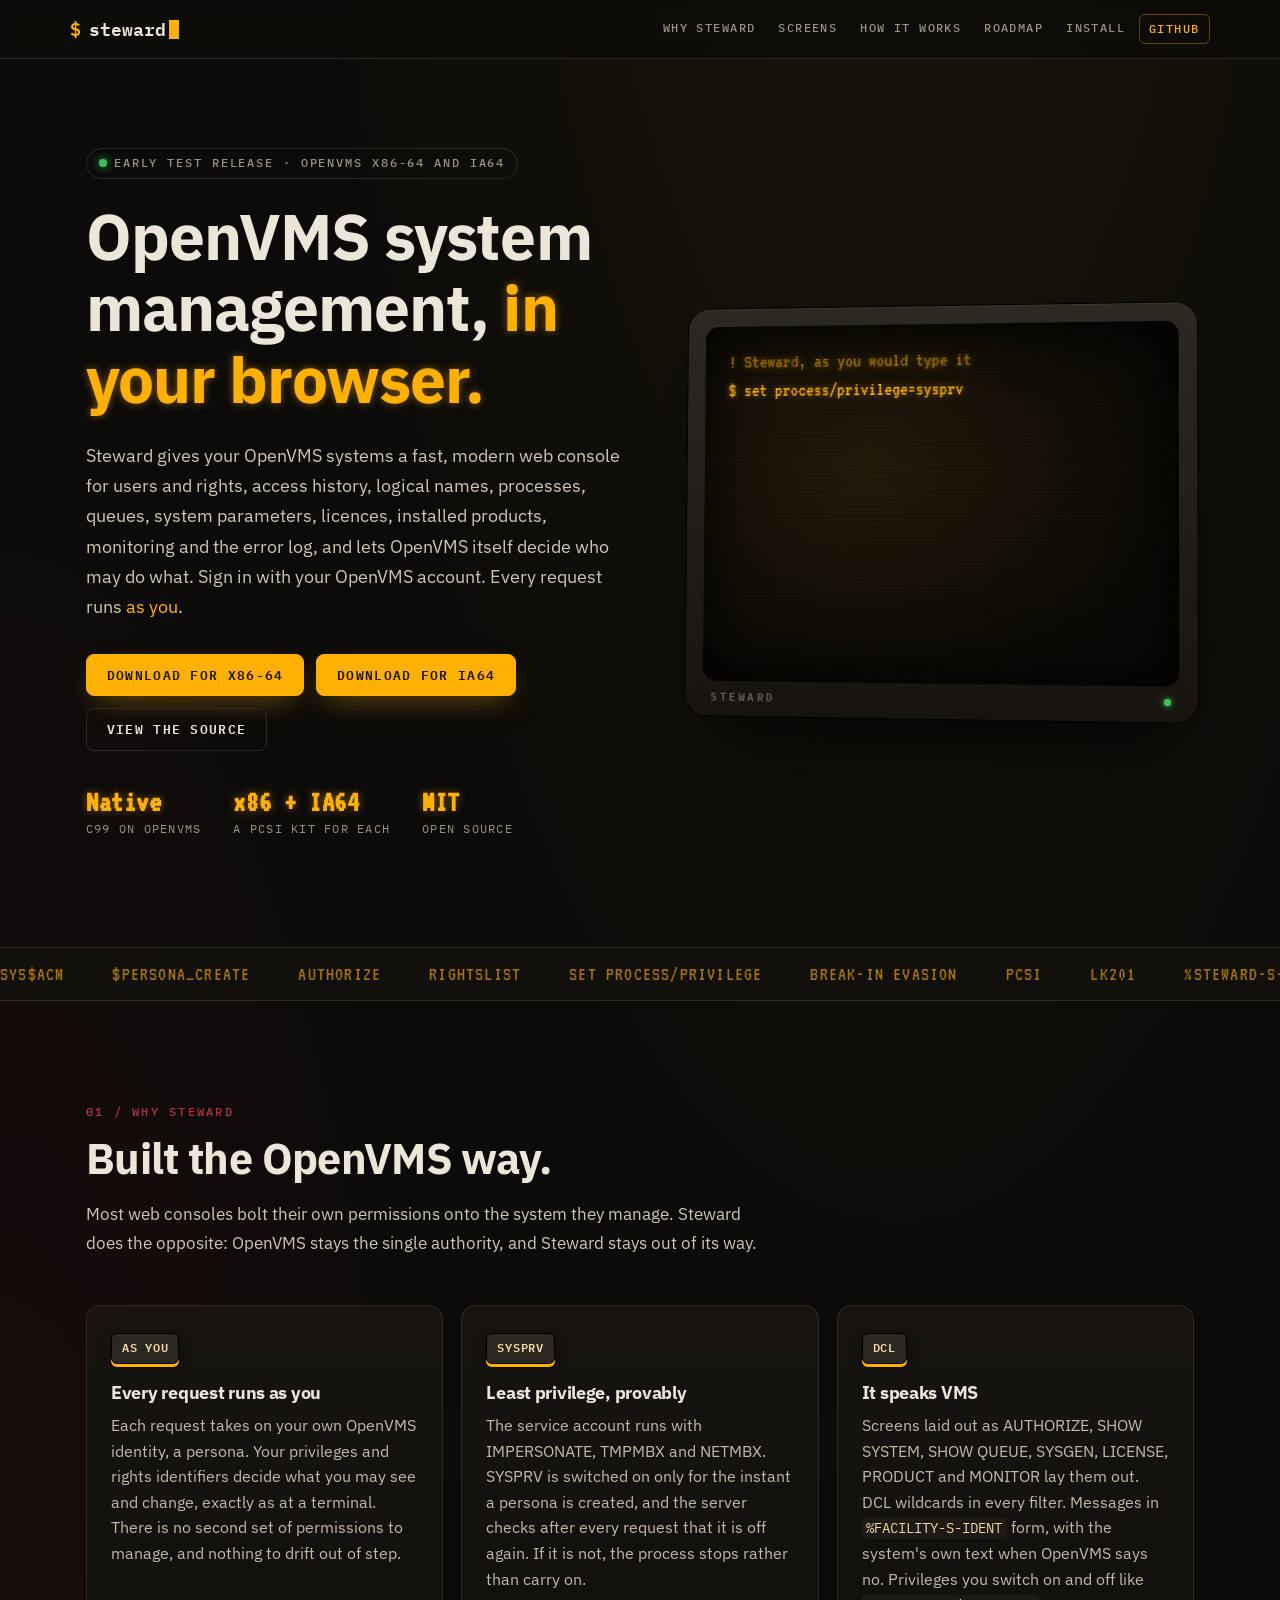
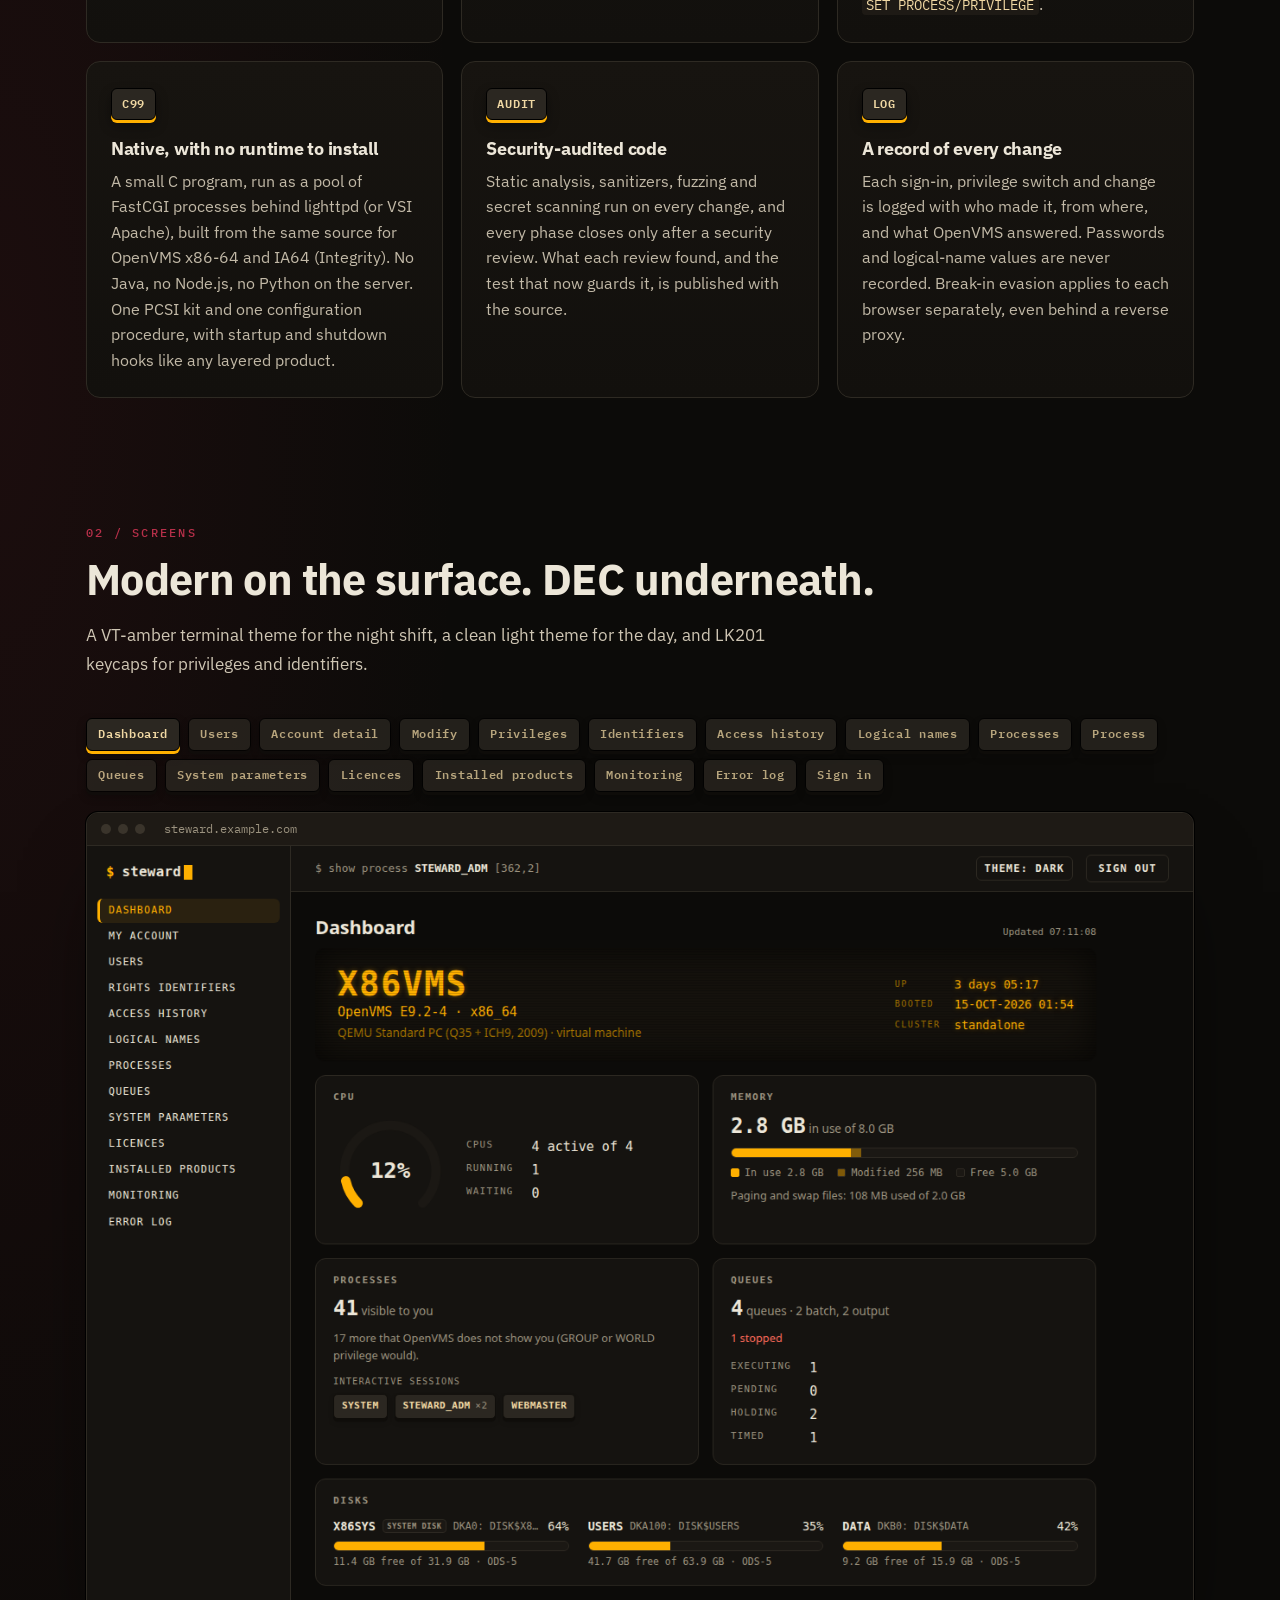
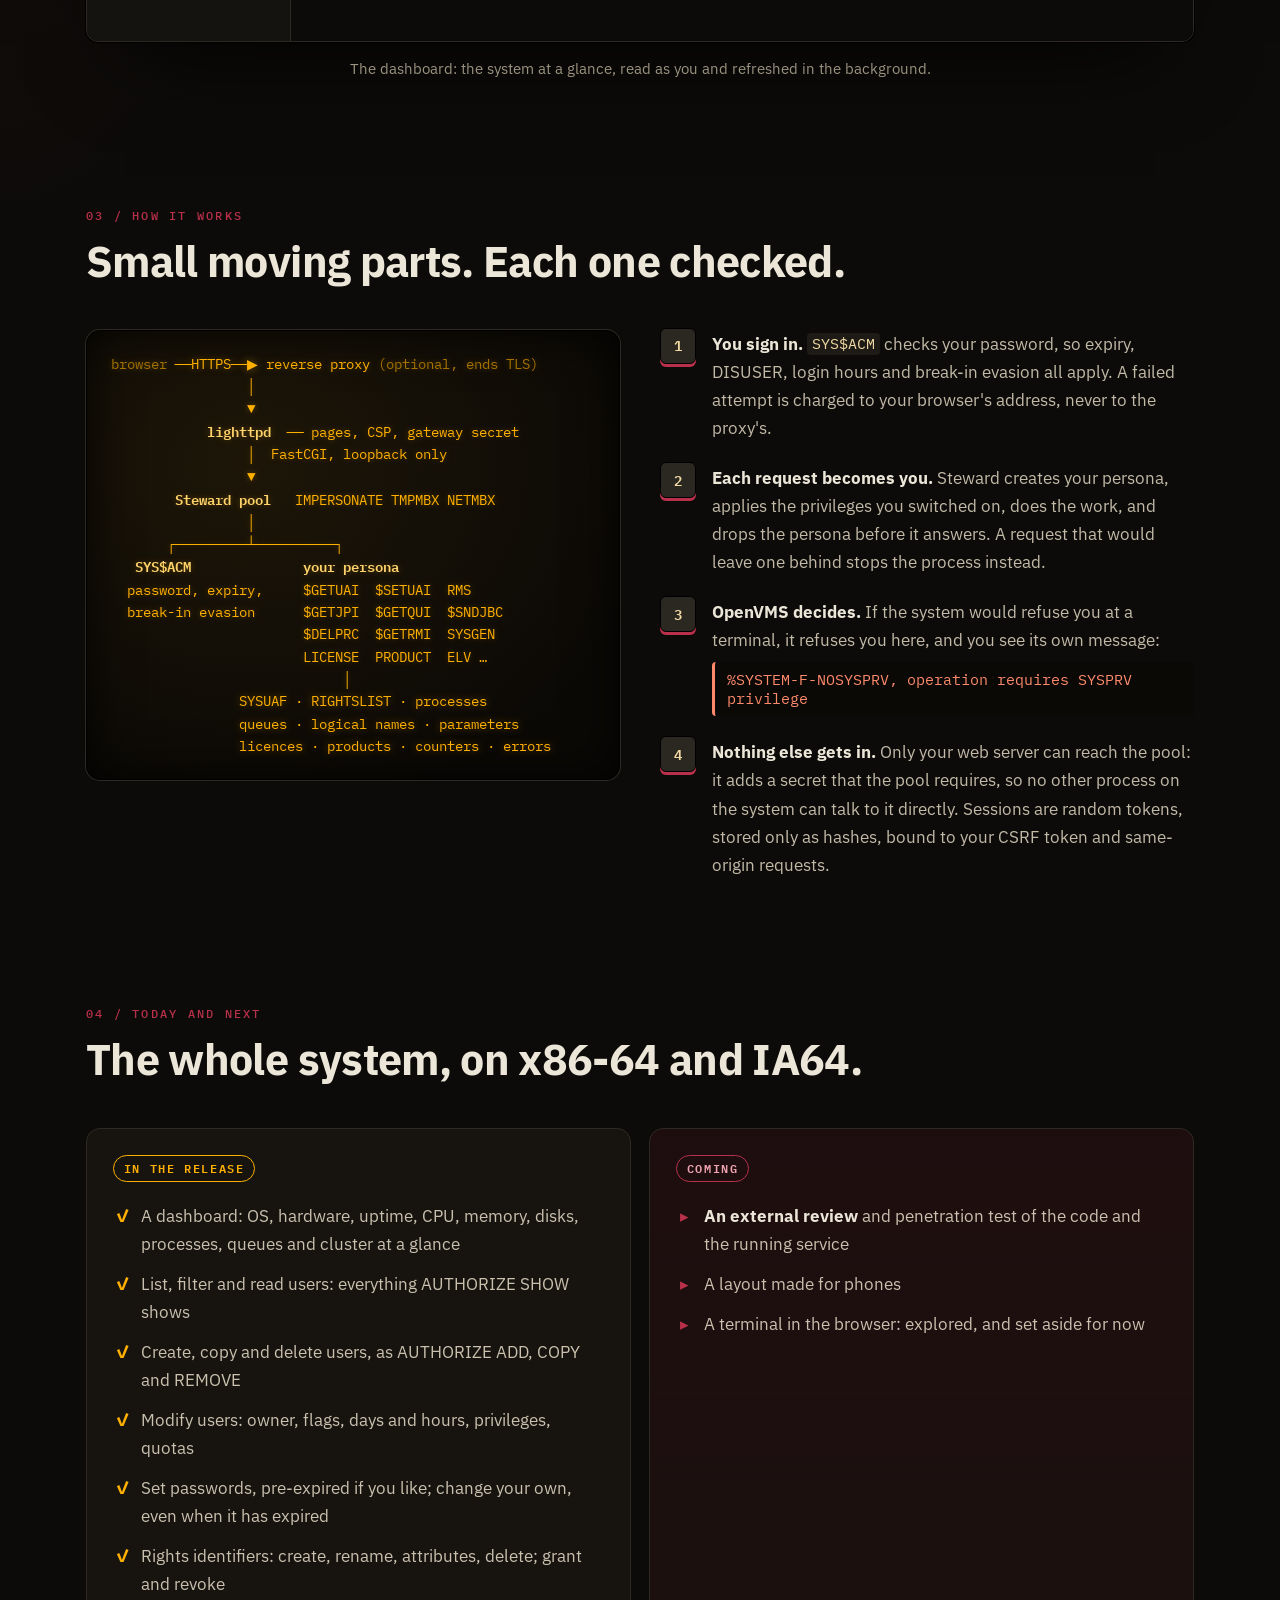
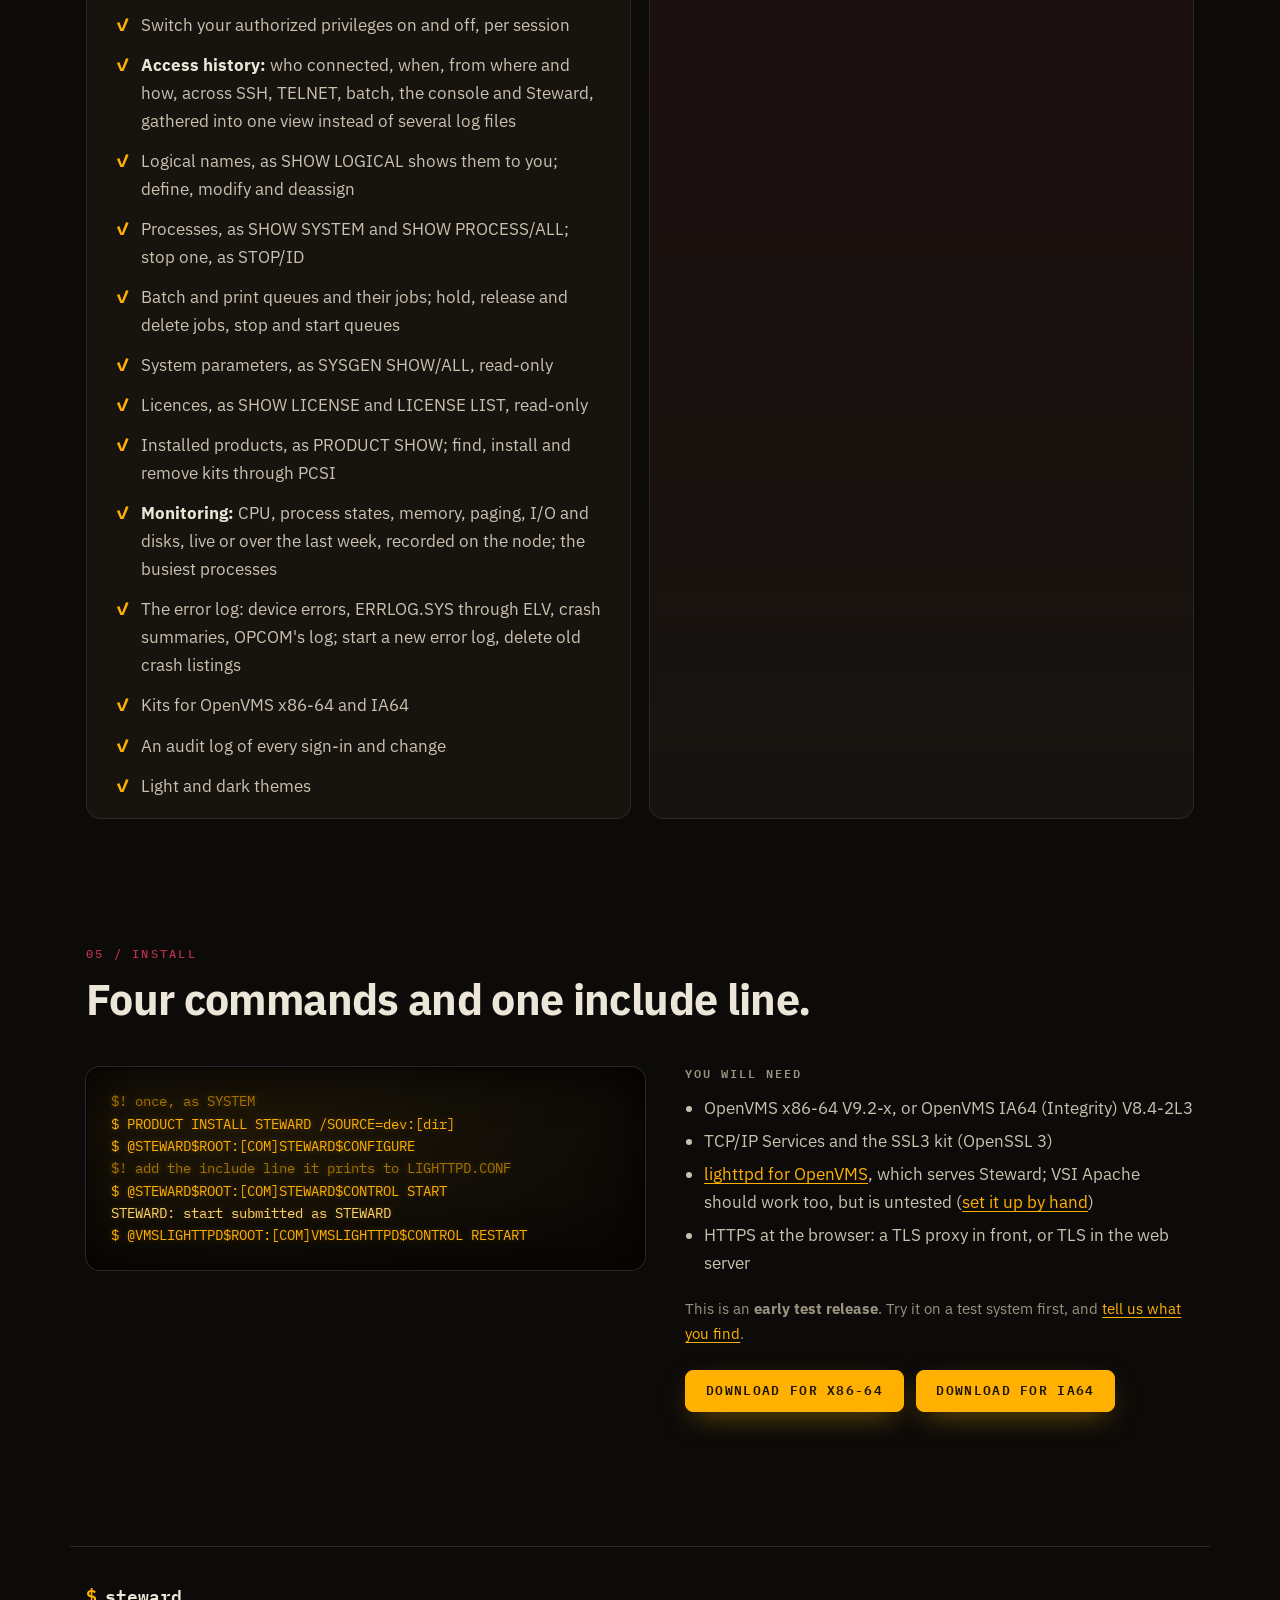
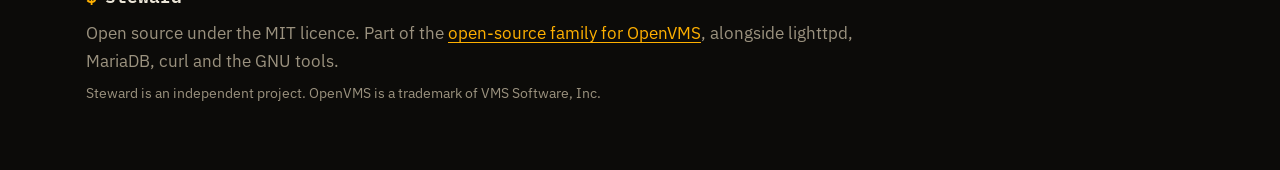
<file: site/index.html>
<!doctype html>
<html lang="en">
<head>
<meta charset="utf-8">
<meta name="viewport" content="width=device-width, initial-scale=1">
<title>Steward — OpenVMS system management in your browser</title>
<meta name="description" content="Steward manages OpenVMS from a web browser. Every request runs as the signed-in user, so OpenVMS itself decides what each person may see and change. Native, least-privilege, security-audited, open source.">
<meta property="og:title" content="Steward — OpenVMS system management in your browser">
<meta property="og:description" content="Every request runs as you. OpenVMS decides.">
<meta property="og:url" content="https://steward.issinoho.com/">
<meta property="og:type" content="website">
<meta property="og:image" content="https://steward.issinoho.com/img/dashboard.png">
<meta name="theme-color" content="#0c0b09">
<link rel="icon" href="img/favicon.svg" type="image/svg+xml">
<link rel="preconnect" href="https://fonts.googleapis.com">
<link rel="preconnect" href="https://fonts.gstatic.com" crossorigin>
<link href="https://fonts.googleapis.com/css2?family=IBM+Plex+Mono:wght@400;500;600&family=IBM+Plex+Sans:wght@400;500;600;700&family=VT323&display=swap" rel="stylesheet">
<link rel="stylesheet" href="style.css">
<script src="site.js" defer></script>
</head>
<body>

<header class="topbar">
  <a class="brand" href="#top" aria-label="Steward"><span class="brand-dollar">$</span> steward<span class="brand-cursor" aria-hidden="true"></span></a>
  <nav aria-label="Sections">
    <a href="#why">Why Steward</a>
    <a href="#screens">Screens</a>
    <a href="#how">How it works</a>
    <a href="#roadmap">Roadmap</a>
    <a href="#install">Install</a>
    <a class="nav-gh" href="https://github.com/issinoho/vms-steward">GitHub</a>
  </nav>
</header>

<main id="top">

<!-- ============================================================ HERO -->
<section class="hero">
  <div class="hero-copy">
    <p class="eyebrow"><span class="led" aria-hidden="true"></span> Early test release &middot; OpenVMS x86-64 and IA64</p>
    <h1>OpenVMS system management, <span class="amber">in your browser.</span></h1>
    <p class="lede">Steward gives your OpenVMS systems a fast, modern web console for
      users and rights, access history, logical names, processes, queues, system
      parameters, licences, installed products, monitoring and the error log, and lets
      OpenVMS itself decide who may do what.
      Sign in with your OpenVMS account. Every request runs <em>as you</em>.</p>
    <div class="cta">
      <a class="btn primary" id="download" href="https://github.com/issinoho/vms-steward/releases/latest">Download for x86-64</a>
      <a class="btn primary" id="download-i64" href="https://github.com/issinoho/vms-steward/releases/latest">Download for IA64</a>
      <a class="btn ghost" href="https://github.com/issinoho/vms-steward">View the source</a>
    </div>
    <ul class="facts" aria-label="At a glance">
      <li><b>Native</b><span>C99 on OpenVMS</span></li>
      <li><b>x86 + IA64</b><span>a PCSI kit for each</span></li>
      <li><b>MIT</b><span>open source</span></li>
    </ul>
    <p class="release" id="release" aria-live="polite"></p>
  </div>

  <div class="hero-term" aria-label="A Steward session">
    <div class="bezel">
      <div class="screen">
        <pre class="typed" id="typed" aria-hidden="true"></pre>
        <noscript><pre class="typed">$ steward</pre></noscript>
      </div>
      <div class="badge" aria-hidden="true"><span>steward</span><span class="dot"></span></div>
    </div>
  </div>
</section>

<div class="ticker" aria-hidden="true">
  <div class="ticker-track">
    <span>SYS$ACM</span><span>$PERSONA_CREATE</span><span>AUTHORIZE</span><span>RIGHTSLIST</span>
    <span>SET PROCESS/PRIVILEGE</span><span>BREAK-IN EVASION</span><span>PCSI</span><span>LK201</span>
    <span>%STEWARD-S-MDFYMSG</span><span>RMS</span><span>[362,1]</span><span>DCL</span>
    <span>SHOW SYSTEM</span><span>$GETQUI</span><span>SHOW LOGICAL</span><span>SYSGEN</span>
    <span>LICENSE LIST</span><span>PRODUCT INSTALL</span><span>$GETRMI</span><span>MONITOR</span>
    <span>ANALYZE/ERROR_LOG/ELV</span><span>CLUE</span><span>OPCOM</span><span>I64VMS</span>
    <span>SYS$ACM</span><span>$PERSONA_CREATE</span><span>AUTHORIZE</span><span>RIGHTSLIST</span>
    <span>SET PROCESS/PRIVILEGE</span><span>BREAK-IN EVASION</span><span>PCSI</span><span>LK201</span>
    <span>%STEWARD-S-MDFYMSG</span><span>RMS</span><span>[362,1]</span><span>DCL</span>
    <span>SHOW SYSTEM</span><span>$GETQUI</span><span>SHOW LOGICAL</span><span>SYSGEN</span>
    <span>LICENSE LIST</span><span>PRODUCT INSTALL</span><span>$GETRMI</span><span>MONITOR</span>
    <span>ANALYZE/ERROR_LOG/ELV</span><span>CLUE</span><span>OPCOM</span><span>I64VMS</span>
  </div>
</div>

<!-- ============================================================ WHY -->
<section class="section" id="why">
  <p class="kicker">01 / Why Steward</p>
  <h2>Built the OpenVMS way.</h2>
  <p class="section-lede">Most web consoles bolt their own permissions onto the system they manage.
    Steward does the opposite: OpenVMS stays the single authority, and Steward
    stays out of its way.</p>

  <div class="cards">
    <article class="card feature">
      <div class="keycap" aria-hidden="true">AS YOU</div>
      <h3>Every request runs as you</h3>
      <p>Each request takes on your own OpenVMS identity, a persona. Your privileges and
        rights identifiers decide what you may see and change, exactly as at a terminal.
        There is no second set of permissions to manage, and nothing to drift out of step.</p>
    </article>
    <article class="card feature">
      <div class="keycap" aria-hidden="true">SYSPRV</div>
      <h3>Least privilege, provably</h3>
      <p>The service account runs with IMPERSONATE, TMPMBX and NETMBX. SYSPRV is switched on
        only for the instant a persona is created, and the server checks after every
        request that it is off again. If it is not, the process stops rather than carry on.</p>
    </article>
    <article class="card feature">
      <div class="keycap" aria-hidden="true">DCL</div>
      <h3>It speaks VMS</h3>
      <p>Screens laid out as AUTHORIZE, SHOW SYSTEM, SHOW QUEUE, SYSGEN, LICENSE, PRODUCT
        and MONITOR lay them out.
        DCL wildcards in every filter.
        Messages in <code>%FACILITY-S-IDENT</code> form, with the system's own text when
        OpenVMS says no. Privileges you switch on and off like
        <code>SET PROCESS/PRIVILEGE</code>.</p>
    </article>
    <article class="card feature">
      <div class="keycap" aria-hidden="true">C99</div>
      <h3>Native, with no runtime to install</h3>
      <p>A small C program, run as a pool of FastCGI processes behind lighttpd (or VSI Apache), built from
        the same source for OpenVMS x86-64 and IA64 (Integrity).
        No Java, no Node.js, no Python on the server. One PCSI kit and one configuration
        procedure, with startup and shutdown hooks like any layered product.</p>
    </article>
    <article class="card feature">
      <div class="keycap" aria-hidden="true">AUDIT</div>
      <h3>Security-audited code</h3>
      <p>Static analysis, sanitizers, fuzzing and secret scanning run on every change,
        and every phase closes only after a security review. What each review found, and
        the test that now guards it, is published with the source.</p>
    </article>
    <article class="card feature">
      <div class="keycap" aria-hidden="true">LOG</div>
      <h3>A record of every change</h3>
      <p>Each sign-in, privilege switch and change is logged with who made it, from where,
        and what OpenVMS answered. Passwords and logical-name values are never recorded. Break-in evasion applies
        to each browser separately, even behind a reverse proxy.</p>
    </article>
  </div>
</section>

<!-- ============================================================ SCREENS -->
<section class="section screens" id="screens">
  <p class="kicker">02 / Screens</p>
  <h2>Modern on the surface. DEC underneath.</h2>
  <p class="section-lede">A VT-amber terminal theme for the night shift, a clean light theme for the day,
    and LK201 keycaps for privileges and identifiers.</p>

  <div class="tabs" role="tablist" aria-label="Screens">
    <button role="tab" aria-selected="true" aria-controls="shot" data-shot="dashboard" data-cap="The dashboard: the system at a glance, read as you and refreshed in the background.">Dashboard</button>
    <button role="tab" aria-selected="false" aria-controls="shot" data-shot="users" data-cap="Users: every account in SYSUAF, filtered with DCL wildcards, flags at a glance.">Users</button>
    <button role="tab" aria-selected="false" aria-controls="shot" data-shot="user" data-cap="One account, as AUTHORIZE SHOW lays it out: days, the access-hour grid, privileges, quotas, identifiers held.">Account detail</button>
    <button role="tab" aria-selected="false" aria-controls="shot" data-shot="modify" data-cap="Modify, as AUTHORIZE MODIFY does. Only what you change is sent, and a change made meanwhile by someone else is never overwritten.">Modify</button>
    <button role="tab" aria-selected="false" aria-controls="shot" data-shot="account" data-cap="Your session: switch authorized privileges on for this session, like SET PROCESS/PRIVILEGE. Each switch is audited.">Privileges</button>
    <button role="tab" aria-selected="false" aria-controls="shot" data-shot="ident" data-cap="Rights identifiers with their values, attributes and holders.">Identifiers</button>
    <button role="tab" aria-selected="false" aria-controls="shot" data-shot="access" data-cap="Access history: who reached the system, when, from where and by which route, from accounting, the audit journal, the SSH logs and Steward's own log, in one view.">Access history</button>
    <button role="tab" aria-selected="false" aria-controls="shot" data-shot="logicals" data-cap="Logical names, as SHOW LOGICAL shows them to you: the shareable tables and their names. Define, modify and deassign where OpenVMS lets you.">Logical names</button>
    <button role="tab" aria-selected="false" aria-controls="shot" data-shot="processes" data-cap="Processes, as SHOW SYSTEM lists them: your own, your group's with GROUP, everyone's with WORLD.">Processes</button>
    <button role="tab" aria-selected="false" aria-controls="shot" data-shot="process" data-cap="One process, as SHOW PROCESS/ALL: state, image, CPU and I/O, privileges, rights and every quota with what is left. Stop it, as STOP/ID, if OpenVMS lets you.">Process</button>
    <button role="tab" aria-selected="false" aria-controls="shot" data-shot="queues" data-cap="Batch and print queues, as SHOW QUEUE. Open one for its jobs; hold, release and delete jobs, stop and start queues, with the queue manager deciding who may.">Queues</button>
    <button role="tab" aria-selected="false" aria-controls="shot" data-shot="sysgen" data-cap="System parameters, as SYSGEN SHOW/ALL prints them: current, default, limits and unit, with values off their default marked. Read-only.">System parameters</button>
    <button role="tab" aria-selected="false" aria-controls="shot" data-shot="licenses" data-cap="Licences: what is loaded on this node (SHOW LICENSE), its charge, and the licence database (LICENSE LIST) where OpenVMS lets you read it. Read-only.">Licences</button>
    <button role="tab" aria-selected="false" aria-controls="shot" data-shot="products" data-cap="Installed products, as PRODUCT SHOW PRODUCT lists them, with PCSI's history and VMSINSTAL's. Find kits in a directory and install or remove them through PCSI, run as a batch job under your own name.">Installed products</button>
    <button role="tab" aria-selected="false" aria-controls="shot" data-shot="monitor" data-cap="Monitoring: CPU by mode, process states, memory, paging, I/O and disks, as MONITOR shows them. Live every few seconds, or the last 6 hours, 24 hours or 7 days, recorded on the node.">Monitoring</button>
    <button role="tab" aria-selected="false" aria-controls="shot" data-shot="errorlog" data-cap="The error log: device error counts, the events in ERRLOG.SYS translated by ELV, CLUE's crash summaries and OPCOM's log. Start a new error log and delete old crash listings where OpenVMS lets you.">Error log</button>
    <button role="tab" aria-selected="false" aria-controls="shot" data-shot="signin" data-cap="Sign in with your OpenVMS username and password, checked by SYS$ACM. An expired password can be changed right here.">Sign in</button>
  </div>
  <figure class="shot" id="shot" role="tabpanel">
    <div class="window">
      <div class="window-bar" aria-hidden="true"><i></i><i></i><i></i><span>steward.example.com</span></div>
      <img id="shot-img" src="img/dashboard.png" width="1280" height="920" alt="The Steward dashboard in the amber terminal theme" loading="lazy">
    </div>
    <figcaption id="shot-cap">The dashboard: the system at a glance, read as you and refreshed in the background.</figcaption>
  </figure>
</section>

<!-- ============================================================ HOW -->
<section class="section" id="how">
  <p class="kicker">03 / How it works</p>
  <h2>Small moving parts. Each one checked.</h2>
  <div class="how">
    <div class="term-box" role="img" aria-label="Browser, then an HTTPS reverse proxy, then lighttpd, then the Steward pool, then SYS$ACM and your persona, then the system: SYSUAF, RIGHTSLIST, processes, queues, logical names, system parameters, licences, products, performance counters and the error log">
<pre><span class="dim">browser</span> <span class="amber">──HTTPS──▶</span> reverse proxy <span class="dim">(optional, ends TLS)</span>
                 │
                 ▼
            <b>lighttpd</b>  ── pages, CSP, gateway secret
                 │  FastCGI, loopback only
                 ▼
        <b>Steward pool</b>   IMPERSONATE TMPMBX NETMBX
                 │
       ┌─────────┴──────────┐
   <b>SYS$ACM</b>              <b>your persona</b>
  password, expiry,     $GETUAI  $SETUAI  RMS
  break-in evasion      $GETJPI  $GETQUI  $SNDJBC
                        $DELPRC  $GETRMI  SYSGEN
                        LICENSE  PRODUCT  ELV …
                             │
                <span class="amber">SYSUAF · RIGHTSLIST · processes</span>
                <span class="amber">queues · logical names · parameters</span>
                <span class="amber">licences · products · counters · errors</span></pre>
    </div>
    <ol class="steps">
      <li><b>You sign in.</b> <code>SYS$ACM</code> checks your password, so expiry, DISUSER,
        login hours and break-in evasion all apply. A failed attempt is charged to your
        browser's address, never to the proxy's.</li>
      <li><b>Each request becomes you.</b> Steward creates your persona, applies the
        privileges you switched on, does the work, and drops the persona before it answers.
        A request that would leave one behind stops the process instead.</li>
      <li><b>OpenVMS decides.</b> If the system would refuse you at a terminal, it refuses
        you here, and you see its own message:
        <code class="refuse">%SYSTEM-F-NOSYSPRV, operation requires SYSPRV privilege</code></li>
      <li><b>Nothing else gets in.</b> Only your web server can reach the pool: it adds a
        secret that the pool requires, so no other process on the system can talk to it
        directly. Sessions are random tokens, stored only as hashes, bound to your CSRF
        token and same-origin requests.</li>
    </ol>
  </div>
</section>

<!-- ============================================================ TODAY / ROADMAP -->
<section class="section" id="roadmap">
  <p class="kicker">04 / Today and next</p>
  <h2>The whole system, on x86-64 and IA64.</h2>
  <div class="roadmap">
    <div class="col now">
      <h3><span class="pill on">In the release</span></h3>
      <ul class="ticks">
        <li>A dashboard: OS, hardware, uptime, CPU, memory, disks, processes, queues and cluster at a glance</li>
        <li>List, filter and read users: everything AUTHORIZE SHOW shows</li>
        <li>Create, copy and delete users, as AUTHORIZE ADD, COPY and REMOVE</li>
        <li>Modify users: owner, flags, days and hours, privileges, quotas</li>
        <li>Set passwords, pre-expired if you like; change your own, even when it has expired</li>
        <li>Rights identifiers: create, rename, attributes, delete; grant and revoke</li>
        <li>Switch your authorized privileges on and off, per session</li>
        <li><b>Access history:</b> who connected, when, from where and how, across SSH, TELNET,
          batch, the console and Steward, gathered into one view instead of several log files</li>
        <li>Logical names, as SHOW LOGICAL shows them to you; define, modify and deassign</li>
        <li>Processes, as SHOW SYSTEM and SHOW PROCESS/ALL; stop one, as STOP/ID</li>
        <li>Batch and print queues and their jobs; hold, release and delete jobs, stop and start queues</li>
        <li>System parameters, as SYSGEN SHOW/ALL, read-only</li>
        <li>Licences, as SHOW LICENSE and LICENSE LIST, read-only</li>
        <li>Installed products, as PRODUCT SHOW; find, install and remove kits through PCSI</li>
        <li><b>Monitoring:</b> CPU, process states, memory, paging, I/O and disks, live or over
          the last week, recorded on the node; the busiest processes</li>
        <li>The error log: device errors, ERRLOG.SYS through ELV, crash summaries, OPCOM's log;
          start a new error log, delete old crash listings</li>
        <li>Kits for OpenVMS x86-64 and IA64</li>
        <li>An audit log of every sign-in and change</li>
        <li>Light and dark themes</li>
      </ul>
    </div>
    <div class="col next">
      <h3><span class="pill">Coming</span></h3>
      <ul class="arrows">
        <li><b>An external review</b> and penetration test of the code and the running service</li>
        <li>A layout made for phones</li>
        <li>A terminal in the browser: explored, and set aside for now</li>
      </ul>
    </div>
  </div>
</section>

<!-- ============================================================ INSTALL -->
<section class="section" id="install">
  <p class="kicker">05 / Install</p>
  <h2>Four commands and one include line.</h2>
  <div class="install">
    <div class="term-box">
<pre><span class="dim">$!</span> <span class="dim">once, as SYSTEM</span>
$ PRODUCT INSTALL STEWARD /SOURCE=dev:[dir]
$ @STEWARD$ROOT:[COM]STEWARD$CONFIGURE
<span class="dim">$! add the include line it prints to LIGHTTPD.CONF</span>
$ @STEWARD$ROOT:[COM]STEWARD$CONTROL START
<span class="ok">STEWARD: start submitted as STEWARD</span>
$ @VMSLIGHTTPD$ROOT:[COM]VMSLIGHTTPD$CONTROL RESTART</pre>
    </div>
    <div class="req">
      <h3>You will need</h3>
      <ul>
        <li>OpenVMS x86-64 V9.2-x, or OpenVMS IA64 (Integrity) V8.4-2L3</li>
        <li>TCP/IP Services and the SSL3 kit (OpenSSL 3)</li>
        <li><a href="https://github.com/issinoho/vms-lighttpd">lighttpd for OpenVMS</a>, which serves Steward;
          VSI Apache should work too, but is untested
          (<a href="https://github.com/issinoho/vms-steward#behind-vsi-apache-supported-untested">set it up by hand</a>)</li>
        <li>HTTPS at the browser: a TLS proxy in front, or TLS in the web server</li>
      </ul>
      <p class="note">This is an <b>early test release</b>. Try it on a test system first, and
        <a href="https://github.com/issinoho/vms-steward/issues">tell us what you find</a>.</p>
      <div class="cta">
        <a class="btn primary" id="download2" href="https://github.com/issinoho/vms-steward/releases/latest">Download for x86-64</a>
        <a class="btn primary" id="download2-i64" href="https://github.com/issinoho/vms-steward/releases/latest">Download for IA64</a>
      </div>
    </div>
  </div>
</section>

</main>

<footer class="footer">
  <div class="foot-brand"><span class="brand-dollar">$</span>steward</div>
  <p>Open source under the MIT licence. Part of the
    <a href="https://openvms.issinoho.com">open-source family for OpenVMS</a>, alongside lighttpd,
    MariaDB, curl and the GNU tools.</p>
  <p class="small">Steward is an independent project. OpenVMS is a trademark of VMS Software, Inc.</p>
</footer>

</body>
</html>
</file>
<file: site/style.css>
/* style.css - steward.issinoho.com. The product's own look: VT220 amber phosphor on
   near-black, DEC-era burgundy, LK201 keycaps, IBM Plex. */
:root {
  --bg: #0c0b09;
  --bg-2: #12100d;
  --panel: #171410;
  --panel-2: #1e1a15;
  --line: #2e2a23;
  --text: #ece6d8;
  --muted: #9b927f;
  --amber: #ffb000;
  --amber-dim: #a37200;
  --amber-soft: rgb(255 176 0 / .08);
  --burgundy: #8c1d2f;
  --burgundy-hi: #b8304a;
  --ok: #7ad97a;
  --danger: #ff8a6b;
  --key-top: #2b2721;
  --key-side: #0f0d0a;
  --key-text: #f1d9a4;
  --glow: 0 0 8px rgb(255 176 0 / .45);
  --mono: "IBM Plex Mono", ui-monospace, Menlo, Consolas, monospace;
  --sans: "IBM Plex Sans", system-ui, -apple-system, "Segoe UI", Roboto, sans-serif;
  --vt: "VT323", "IBM Plex Mono", monospace;
  --wrap: 1140px;
  color-scheme: dark;
}
* { box-sizing: border-box; }
html { scroll-behavior: smooth; }
@media (prefers-reduced-motion: reduce) { html { scroll-behavior: auto; } }
body {
  margin: 0; background: var(--bg); color: var(--text);
  font: 17px/1.65 var(--sans); -webkit-font-smoothing: antialiased;
  background-image:
    radial-gradient(ellipse 80% 50% at 70% -10%, rgb(255 176 0 / .07), transparent 60%),
    radial-gradient(ellipse 60% 40% at 0% 30%, rgb(140 29 47 / .12), transparent 60%);
  background-repeat: no-repeat;
}
a { color: var(--amber); text-decoration-thickness: 1px; text-underline-offset: 3px; }
code { font: .88em var(--mono); color: var(--key-text); background: var(--panel-2); padding: .1em .35em; border-radius: 4px; }
em { font-style: normal; color: var(--amber); }
h1, h2, h3 { margin: 0; line-height: 1.12; letter-spacing: -.015em; }
:focus-visible { outline: 2px solid var(--amber); outline-offset: 3px; }

/* ------------------------------------------------------------ top bar */
.topbar {
  position: sticky; top: 0; z-index: 10; display: flex; align-items: center; justify-content: space-between;
  gap: 1rem; padding: 14px max(16px, calc((100% - var(--wrap)) / 2));
  background: rgb(12 11 9 / .82); backdrop-filter: blur(10px); border-bottom: 1px solid var(--line);
}
.brand { font: 600 1.1rem/1 var(--mono); color: var(--text); text-decoration: none; display: inline-flex; align-items: center; }
.brand-dollar { color: var(--amber); margin-right: .45em; }
.brand-cursor { display: inline-block; width: .6em; height: 1.1em; margin-left: .15em; background: var(--amber); animation: blink 1.1s steps(1) infinite; }
@keyframes blink { 50% { opacity: 0; } }
@media (prefers-reduced-motion: reduce) { .brand-cursor { animation: none; } }
.topbar nav { display: flex; gap: 4px; flex-wrap: wrap; justify-content: flex-end; }
.topbar nav a {
  font: 500 .74rem/1 var(--mono); text-transform: uppercase; letter-spacing: .12em; color: var(--muted);
  text-decoration: none; padding: .7em .8em; border-radius: 6px;
}
.topbar nav a:hover { color: var(--text); background: var(--panel); }
.topbar nav .nav-gh { color: var(--amber); border: 1px solid rgb(255 176 0 / .35); }

/* ------------------------------------------------------------ hero */
.hero {
  max-width: var(--wrap); margin: 0 auto; padding: 88px 16px 72px;
  display: grid; grid-template-columns: 1.05fr 1fr; gap: 56px; align-items: center;
}
.eyebrow {
  display: inline-flex; align-items: center; gap: .6em; margin: 0 0 22px;
  font: 500 .74rem/1 var(--mono); text-transform: uppercase; letter-spacing: .16em; color: var(--muted);
  border: 1px solid var(--line); border-radius: 999px; padding: .7em 1em;
}
.led { width: 8px; height: 8px; border-radius: 50%; background: #3fbf5f; box-shadow: 0 0 8px #3fbf5f; }
h1 { font-size: clamp(2.4rem, 5.2vw, 4rem); font-weight: 700; }
.amber { color: var(--amber); text-shadow: var(--glow); }
.lede { font-size: 1.15rem; color: #cfc6b4; margin: 24px 0 32px; max-width: 34em; }
.cta { display: flex; gap: 12px; flex-wrap: wrap; }
.btn {
  display: inline-flex; align-items: center; justify-content: center; gap: .5em;
  font: 600 .82rem/1 var(--mono); text-transform: uppercase; letter-spacing: .1em; text-decoration: none;
  padding: 1.05em 1.5em; border-radius: 8px; border: 1px solid var(--line); color: var(--text);
  transition: transform .08s, box-shadow .15s, background .15s;
}
.btn.primary { background: var(--amber); color: #1a1406; border-color: var(--amber); box-shadow: 0 0 0 0 rgb(255 176 0 / 0), 0 10px 30px -10px rgb(255 176 0 / .5); }
.btn.primary:hover { box-shadow: 0 0 0 4px rgb(255 176 0 / .15), 0 14px 34px -10px rgb(255 176 0 / .6); }
.btn.ghost:hover { background: var(--panel); }
.btn:active { transform: translateY(1px); }
.facts { list-style: none; padding: 0; margin: 36px 0 0; display: flex; gap: 32px; flex-wrap: wrap; }
.facts li { display: grid; gap: 2px; }
.facts b { font: 600 1.35rem/1 var(--vt); font-size: 1.9rem; color: var(--amber); text-shadow: var(--glow); letter-spacing: .02em; }
.facts span { font: .78rem/1.3 var(--mono); color: var(--muted); text-transform: uppercase; letter-spacing: .1em; }
.release { font: .78rem/1.4 var(--mono); color: var(--muted); margin: 22px 0 0; min-height: 1.4em; }

/* the VT in its bezel */
.bezel {
  padding: 18px 18px 12px; border-radius: 22px;
  background: linear-gradient(180deg, #2c2822, #17140f);
  box-shadow: 0 40px 80px -30px #000, inset 0 1px 0 rgb(255 255 255 / .07), 0 0 0 1px #000;
  transform: perspective(1400px) rotateY(-6deg) rotateX(2deg);
}
@media (prefers-reduced-motion: reduce) { .bezel { transform: none; } }
.screen {
  position: relative; overflow: hidden; border-radius: 14px; min-height: 360px;
  background: radial-gradient(ellipse at 35% 40%, #241b09, #0b0906 75%);
  box-shadow: inset 0 0 60px rgb(0 0 0 / .9);
  padding: 22px 24px;
}
.screen::after {   /* scanlines */
  content: ""; position: absolute; inset: 0; pointer-events: none;
  background: repeating-linear-gradient(0deg, rgb(0 0 0 / .22) 0 1px, transparent 1px 3px);
}
.typed {
  margin: 0; font: 1.28rem/1.42 var(--vt); color: var(--amber); text-shadow: var(--glow);
  white-space: pre-wrap; word-break: break-word;
}
.typed .dim { color: var(--amber-dim); }
.typed .ok { color: #ffd36b; }
.typed .err { color: #ff9a6b; text-shadow: 0 0 8px rgb(255 140 100 / .45); }
.typed .cur { display: inline-block; width: .55em; height: 1em; background: var(--amber); vertical-align: -.12em; animation: blink 1.1s steps(1) infinite; }
.badge {
  display: flex; justify-content: space-between; align-items: center; padding: 10px 8px 2px;
  font: 600 .66rem/1 var(--mono); letter-spacing: .24em; text-transform: uppercase; color: #6a6355;
}
.badge .dot { width: 7px; height: 7px; border-radius: 50%; background: #3fbf5f; box-shadow: 0 0 6px #3fbf5f; }

/* ------------------------------------------------------------ ticker */
.ticker { overflow: hidden; border-block: 1px solid var(--line); background: var(--bg-2); }
.ticker-track { display: flex; gap: 48px; width: max-content; padding: 16px 0; animation: tick 60s linear infinite; }
.ticker span { font: 1.25rem/1 var(--vt); color: var(--amber-dim); letter-spacing: .06em; white-space: nowrap; }
@keyframes tick { to { transform: translateX(-50%); } }
@media (prefers-reduced-motion: reduce) { .ticker-track { animation: none; } }

/* ------------------------------------------------------------ sections */
.section { max-width: var(--wrap); margin: 0 auto; padding: 104px 16px 24px; scroll-margin-top: 70px; }
.kicker { font: 500 .78rem/1 var(--mono); text-transform: uppercase; letter-spacing: .18em; color: var(--burgundy-hi); margin: 0 0 16px; }
h2 { font-size: clamp(1.9rem, 3.6vw, 2.7rem); font-weight: 700; max-width: 22em; }
.section-lede { color: #cfc6b4; font-size: 1.08rem; max-width: 40em; margin: 18px 0 0; }

.cards { display: grid; grid-template-columns: repeat(3, minmax(0, 1fr)); gap: 18px; margin-top: 48px; }
.card {
  background: linear-gradient(180deg, var(--panel), var(--bg-2)); border: 1px solid var(--line);
  border-radius: 14px; padding: 26px 24px 24px; position: relative; transition: border-color .2s, transform .2s;
}
.card:hover { border-color: rgb(255 176 0 / .35); transform: translateY(-2px); }
.card h3 { font-size: 1.15rem; margin: 18px 0 10px; }
.card p { margin: 0; color: #c2b9a7; font-size: .97rem; }
/* LK201 keycap */
.keycap {
  display: inline-block; font: 600 .74rem/1 var(--mono); letter-spacing: .06em; color: var(--key-text);
  padding: .7em .85em .8em; border-radius: 6px; background: var(--key-top); border: 1px solid #000;
  box-shadow: 0 3px 0 var(--amber), 0 6px 12px rgb(0 0 0 / .4);
}

/* ------------------------------------------------------------ screens */
.tabs { display: flex; gap: 8px; flex-wrap: wrap; margin: 40px 0 20px; }
.tabs button {
  font: 600 .74rem/1 var(--mono); letter-spacing: .06em; color: var(--key-text); cursor: pointer;
  padding: .75em .95em .85em; border-radius: 6px; background: var(--key-top); border: 1px solid #000;
  box-shadow: 0 3px 0 var(--key-side), 0 5px 10px rgb(0 0 0 / .35); opacity: .75; transition: transform .06s, opacity .15s;
}
.tabs button:hover { opacity: 1; }
.tabs button[aria-selected="true"] { opacity: 1; box-shadow: 0 3px 0 var(--amber), 0 5px 10px rgb(0 0 0 / .35); }
.tabs button:active { transform: translateY(2px); box-shadow: 0 1px 0 var(--key-side); }
.shot { margin: 0; }
.window { border-radius: 12px; overflow: hidden; border: 1px solid var(--line); box-shadow: 0 40px 90px -40px #000, 0 0 0 1px #000; background: var(--panel); }
.window-bar { display: flex; align-items: center; gap: 7px; padding: 10px 14px; background: var(--panel-2); border-bottom: 1px solid var(--line); }
.window-bar i { width: 10px; height: 10px; border-radius: 50%; background: #3a342b; }
.window-bar span { margin-left: 12px; font: .74rem/1 var(--mono); color: var(--muted); }
.window img { display: block; width: 100%; height: auto; }
.shot figcaption { margin-top: 14px; color: var(--muted); font-size: .95rem; text-align: center; }

/* ------------------------------------------------------------ how */
.how { display: grid; grid-template-columns: 1fr 1fr; gap: 40px; margin-top: 44px; align-items: start; }
.term-box {
  background: radial-gradient(ellipse at 30% 30%, #1d1608, #0b0906 80%); border-radius: 14px;
  border: 1px solid #000; box-shadow: inset 0 0 50px rgb(0 0 0 / .8), 0 0 0 1px var(--line);
  padding: 22px 24px; overflow-x: auto; position: relative;
  scrollbar-color: var(--amber-dim) transparent; scrollbar-width: thin;
}
.term-box pre { margin: 0; font: .9rem/1.55 var(--mono); color: var(--amber); text-shadow: 0 0 6px rgb(255 176 0 / .3); }
.term-box b { color: #ffd36b; font-weight: 600; }
.term-box .dim { color: var(--amber-dim); }
.term-box .ok { color: #ffd36b; }
.steps { margin: 0; padding: 0; list-style: none; counter-reset: s; display: grid; gap: 22px; }
.steps li { counter-increment: s; position: relative; padding-left: 52px; color: #c2b9a7; }
.steps li::before {
  content: counter(s); position: absolute; left: 0; top: -2px; width: 34px; height: 34px; display: grid; place-items: center;
  font: 600 .9rem/1 var(--mono); color: var(--key-text); background: var(--key-top); border-radius: 6px;
  border: 1px solid #000; box-shadow: 0 3px 0 var(--burgundy-hi);
}
.steps b { color: var(--text); }
.refuse { display: block; margin-top: 8px; color: var(--danger); background: #0b0906; border-left: 3px solid var(--danger); padding: .55em .8em; white-space: normal; }

/* ------------------------------------------------------------ roadmap */
.roadmap { display: grid; grid-template-columns: 1fr 1fr; gap: 18px; margin-top: 44px; }
.roadmap .col { background: var(--panel); border: 1px solid var(--line); border-radius: 14px; padding: 26px 26px 18px; }
.roadmap .next { background: linear-gradient(180deg, rgb(140 29 47 / .14), var(--panel)); }
.pill { display: inline-block; font: 600 .72rem/1 var(--mono); text-transform: uppercase; letter-spacing: .14em; padding: .6em .85em; border-radius: 999px; border: 1px solid var(--burgundy-hi); color: #f0a3b0; }
.pill.on { border-color: var(--amber); color: var(--amber); }
.roadmap ul { list-style: none; padding: 0; margin: 20px 0 0; display: grid; gap: 12px; }
.roadmap li { position: relative; padding-left: 28px; color: #c9c0ae; }
.ticks li::before { content: "\2713"; position: absolute; left: 2px; color: var(--amber); font-weight: 700; }
.arrows li::before { content: "\25B8"; position: absolute; left: 4px; color: var(--burgundy-hi); }
.roadmap b { color: var(--text); }

/* ------------------------------------------------------------ install */
.install { display: grid; grid-template-columns: 1.1fr 1fr; gap: 40px; margin-top: 44px; align-items: start; }
.req h3 { font: 600 .78rem/1 var(--mono); text-transform: uppercase; letter-spacing: .16em; color: var(--muted); margin-bottom: 14px; }
.req ul { margin: 0 0 18px; padding-left: 1.1em; color: #c9c0ae; }
.req li { margin: .3em 0; }
.note { color: var(--muted); font-size: .95rem; margin: 0 0 24px; }

/* ------------------------------------------------------------ footer */
.footer { max-width: var(--wrap); margin: 110px auto 0; padding: 40px 16px 60px; border-top: 1px solid var(--line); color: var(--muted); }
.foot-brand { font: 600 1.1rem/1 var(--mono); color: var(--text); margin-bottom: 14px; }
.footer p { margin: .4em 0; max-width: 46em; }
.footer .small { font-size: .85rem; }

/* ------------------------------------------------------------ small screens */
@media (max-width: 920px) {
  .hero { grid-template-columns: 1fr; padding-top: 56px; gap: 40px; }
  .bezel { transform: none; }
  .cards { grid-template-columns: 1fr 1fr; }
  .how, .install, .roadmap { grid-template-columns: 1fr; }
}
@media (max-width: 640px) {
  body { font-size: 16px; }
  .topbar nav a:not(.nav-gh) { display: none; }
  .cards { grid-template-columns: 1fr; }
  .section { padding-top: 76px; }
  .screen { min-height: 300px; }
  .typed { font-size: 1.12rem; }
  .facts { gap: 22px; }
}
</file>
